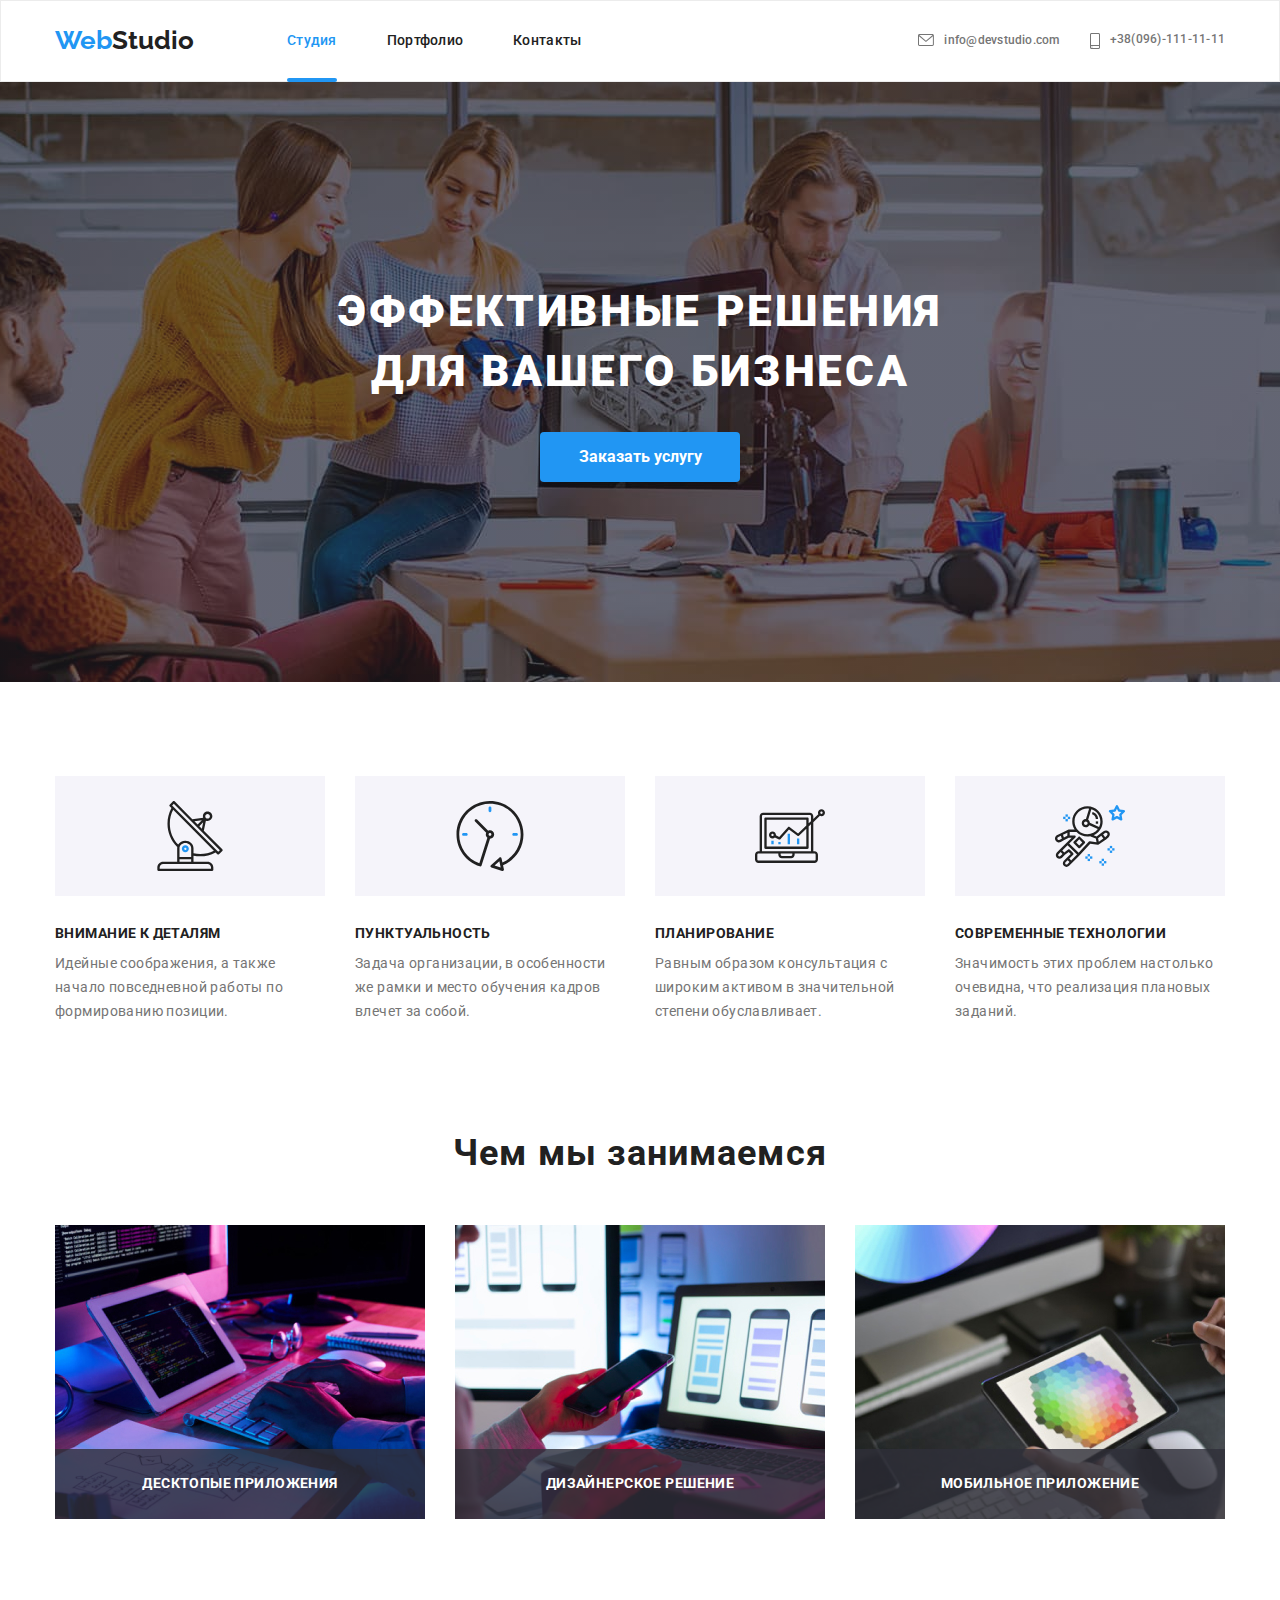
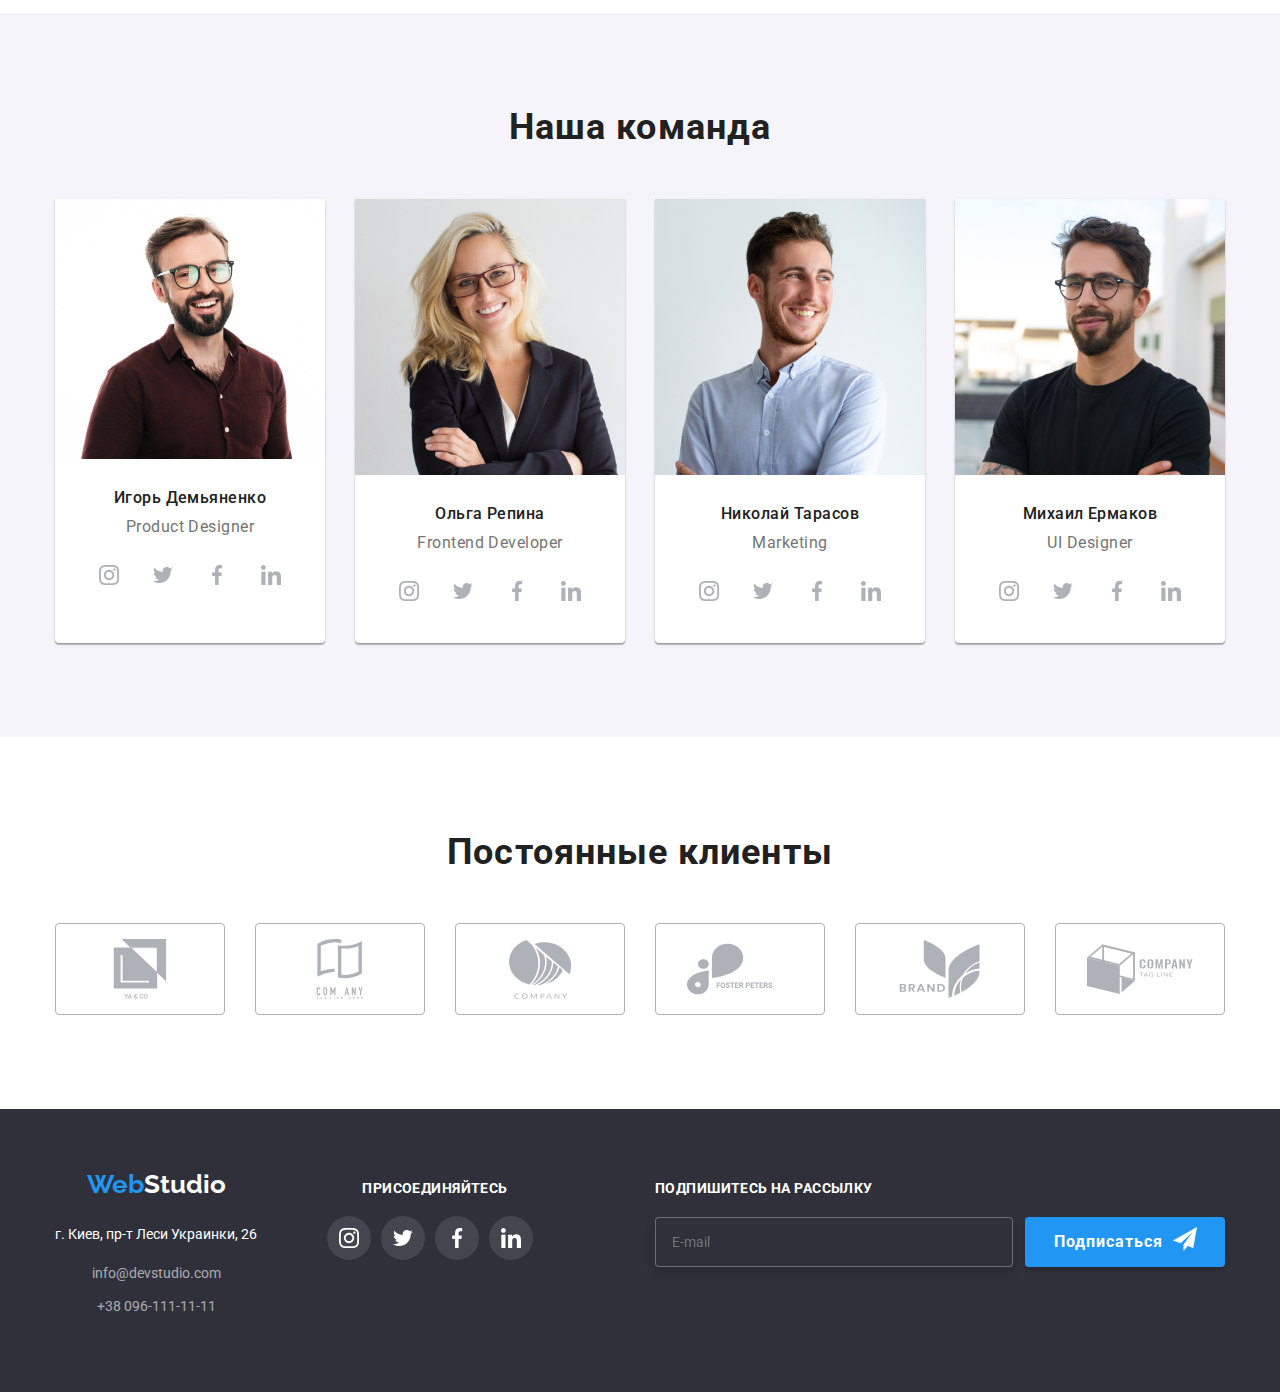
<file: index.html>
<!DOCTYPE html>
<html lang="ru">

<head>
    <meta charset="UTF-8">
    <meta http-equiv="X-UA-Compatible" content="IE=edge">
    <meta name="viewport" content="width=device-width, initial-scale=1.0">
    <title>Документ</title>
    <link href="https://fonts.googleapis.com/css2?family=Raleway:wght@700&family=Roboto:wght@400;500;700&display=swap"
        rel="stylesheet">
    <link rel="stylesheet" href="https://cdnjs.cloudflare.com/ajax/libs/modern-normalize/1.1.0/modern-normalize.min.css">
    <link rel="stylesheet" href="./css/main.min.css">
</head>

<body>
        <!-- header -->

    <header class="header">
        <div class="container main-nav">
            <nav class="mobile__nav">
                <a href="" class="logo" lang="en">Web<span class="logo__header">Studio</span>
                </a>
    
                <button type="button" class="menu__button" data-menu-button>
                    <svg class="menu__button-icon" width="40" height="40" aria-label="Переключатель мобильного меню">
                        <use class="icon-cross" href="./images/icon-close40.svg#icon-close40"></use>
                        <use class="icon-menu" href="./images/menu.svg#icon-menu"></use>
                    </svg>
                </button>

           
        <!-- Navigation -->
    <div class="mobile__menu" data-menu>
            <!-- <div class="mobile__menu-modal"> -->
            <ul class="nav-menu list">
                <li class="nav-menu__item">
                    <a href="" class="nav-menu__link-active">Студия</a>
                </li>
                
                <li class="nav-menu__item">
                    <a href="./portfolio.html" class="nav-menu__link">Портфолио</a>
                </li>  

                <li class="nav-menu__item">
                    <a href="" class="nav-menu__link">Контакты</a>
                </li>  
            </ul>
               

            <!-- </nav> -->
            <!-- Header contacts -->

     <ul class="contacts__header">
     

        <li class="contacts__header-list">
            <a class="contacts__header-link-mail" href="mailto:info@devstudio.com">
                <svg class="contacts__header-icon" width="16" height="12">
                    <use href="./images/icons.svg#icon-envelope"></use>
                </svg>
                    info@devstudio.com
            </a>
        </li>

        <li class="contacts__header-list">
            <a class="contacts__header-link-tel" href="tel:+380961111111">
                <svg class="contacts__header-icon" width="10" height="16">
                    <use href="./images/icons.svg#icon-smartphone"></use>
                </svg>
                +38(096)-111-11-11
            </a>
        </li>

       
    </ul>

        <ul class="mobile__social">
            <li class="mobile__social-icon"> 
                <a href="" class="mobile__social-link">Instagram</a>
            </li>

            <li class="mobile__social-icon"> 
                <a href="" class="mobile__social-link">Twitter</a>
            </li>

            <li class="mobile__social-icon"> 
                <a href="" class="mobile__social-link">Facebook</a>
            </li>
            
            <li class="mobile__social-icon"> 
                <a href="" class="mobile__social-link">LinkedIn</a>
            </li>

        </ul>
   </div>
  
   </nav>
</div>

</header>
<main>
         <!-- hero -->
        
    <section class="overlay">
    <div class="container">
        <h1 class="main-section__title"> Эффективные решения для вашего бизнеса</h1>
            <button type="button" class="main-section__order-button" data-modal-open>Заказать услугу</button>
    </div>

    </section>
       
        <!-- features -->   

    <section class="section-padding">
        <h2 hidden>Наши особенности</h2>
            <div class="container">
                <ul class="features">
                    <li class="features__list">
                        <div class="features__icons">
                        <svg width="70" height="70"> 
                            <use href="./images/icons.svg#icon-antenna">
                            </use>
                        </svg>
                        </div>
                            <h3 class="features__title">Внимание к деталям</h3>
                                <p class="features__text">Идейные соображения, а также начало повседневной работы по формированию позиции.</p>                                             
                    </li>

                    <li class="features__list">
                        <div class="features__icons">
                            <svg width="70" height="70">
                                <use href="./images/icons.svg#icon-clock"></use>
                            </svg>
                        </div>
                            <h3 class="features__title">Пунктуальность</h3>
                                <p class="features__text">Задача организации, в особенности же рамки и место обучения кадров влечет за собой.</p>
                       
                    </li>

                    <li class="features__list">
                        <div class="features__icons">
                            <svg width="70" height="70">
                                <use href="./images/symbol-defs.svg#icon-diagram"></use>
                            </svg>
                        </div>
                            <h3 class="features__title">Планирование</h3>
                                <p class="features__text">Равным образом консультация с широким активом в значительной степени обуславливает.</p>   
                    </li>

                    <li class="features__list">
                        <div class="features__icons">
                            <svg width="70" height="70">
                                <use href="./images/icons.svg#icon-astronaut"></use>
                            </svg>
                        </div>
                            <h3 class="features__title">Современные технологии</h3>
                                <p class="features__text">Значимость этих проблем настолько очевидна, что реализация плановых заданий.</p>     
                    </li>
                </ul>
        </div>        
 </section>
    <!-- Our work  -->

<section class="section-padding">
    
        <div class="container">
        <h2 class="section-padding__title">Чем мы занимаемся</h2>
            <ul class="example">
                <li class="example__list">
                    <div class="example__card">
                     <picture>
                            <source srcset="./images/desktop/boxdesktop@1x.jpg 1x , ./images/desktop/boxdesktop@2x.jpg 2x" 
                            media="(min-width:960px)">
                            <img src="./images/desktop/boxdesktop@1x.jpg" alt="разработка верстки" width="370">
                     </picture>

                        <span class="example__text">
                            Десктопые приложения
                        </span>

                    </div>
                </li>

                <li class="example__list">
                    <div class="example__card">
                        <picture>
                            <source srcset="./images/desktop/appdesktop1x.jpg 1x , ./images/desktop/appdesktop2x.jpg 2x"
                                media="(min-width:960px)">
                                <img src="./images/desktop/appdesktop1x.jpg" alt="мобильное приложение" width="370">
                        </picture>

                        <span class="example__text">
                            Дизайнерское решение
                        </span>
                    </div>
                </li>

                <li class="example__list">
                    <div class="example__card">
                        <picture>
                            <source srcset="./images/desktop/designdesktop@1x.jpg 1x , ./images/desktop/designdesktop@2x.jpg 2x" 
                                media="(min-width:960px)">
                            <img src="./images/desktop/designdesktop@1x.jpg" alt="выбор цветой палитры" width="370">
                        </picture>

                        <span class="example__text">
                            Мобильное приложение
                        </span>

                    </div>
                </li>
            
            </ul>
            
        </div>
</section>

        <!-- team -->

    <section class="team-section">
        <div class="container">
            <h2 class="team-section__title">Наша команда</h2>

    <ul class="team">
        <li class="team__list">
            <picture>
                <source srcset="./images/mobile/igormob@1x.jpg 1x, ./images/mobile/igormob@2x.jpg 2x"
                     media="(max-width:480px)">

                <source srcset="./images/tablet/igortab@1x.jpg 1x , ./images/tablet/igortab@2x.jpg 2x" 
                    media="(max-width:768px)">
                
                <source srcset="./images/desktop/igordesktop@1x.jpg 1x ,./images/desktop/igordesktop@2x.jpg 2x" 
                    media="(max-width:1200px)">

                <!-- <img src="./images/mobile/igormob@1x.jpg" alt="менеджер" class="img-size"> -->

                <img class="img-size" 
                srcset="./images/desktop/igordesktop@1x.jpg 1x, ./images/desktop/igordesktop@1x.jpg 2x"
                src="./images/mobile/igormob@1x.jpg" alt="менеджер" />

            </picture>

                <div class="team__staff">
                    <h3 class="team__name">Игорь Демьяненко</h3>
                        <p lang="en" class="team__position">Product Designer</p>
                            <ul class="socials">
                                <li class="socials__margin">
                                    <a href="" class="socials__link">
                                        <svg class="socials__icon" width="20" height="20">
                                            <use href="./images/icons.svg#icon-instagram"></use>
                                        </svg>
                                    </a>
                                </li>

        <li class="socials__margin">
            <a href="" class="socials__link">
                <svg class="socials__icon" width="20" height="20">
                    <use href="./images/icons.svg#icon-twitter"></use>
                </svg>
            </a>
        </li>

        <li class="socials__margin">
            <a href="" class="socials__link">
                <svg class="socials__icon" width="20" height="20">
                    <use href="./images/icons.svg#icon-facebook"></use>
                </svg>
            </a>
        </li>

        <li class="socials__margin">
            <a href="" class="socials__link">
                <svg class="socials__icon" width="20" height="20">
                    <use href="./images/icons.svg#icon-linkedin"></use>
                </svg>
            </a>
        </li>
                </ul>
        </div>
 </li>

        <li class="team__list">
            <picture>
                <source srcset="./images/mobile/olgamob@1x.jpg 1x, ./images/mobile/olgamob@2x.jpg 2x" 
                    media="(max-width:480px)">
            
                <source srcset="./images/tablet/olgatab@1x.jpg 1x , ./images/tablet/olgatab@2x.jpg 2x" 
                    media="(max-width:768px)">
            
                <source srcset="./images/desktop/repinadesktop@1x.jpg 1x , ./images/desktop/repinadesktop@1x.jpg 2x " 
                    media="(max-width:1200px)">
            
                <img src="./images/mobile/olgamob@1x.jpg" alt="менеджер" class="img-size">
            </picture>

            <div class="team__staff">
                <h3 class="team__name">Ольга Репина</h3>
                    <p lang="en" class="team__position">Frontend Developer</p>
                        <ul class="socials">
                            <li class="socials__margin">
                                <a href="" class="socials__link">
                                    <svg class="socials__icon" width="20" height="20">
                                        <use href="./images/icons.svg#icon-instagram"></use>
                                    </svg>
                                </a>
                            </li>
                    
                            <li class="socials__margin">
                                <a href="" class="socials__link">
                                    <svg class="socials__icon" width="20" height="20">
                                        <use href="./images/icons.svg#icon-twitter"></use>
                                    </svg>
                                </a>
                            </li>
                    
                            <li class="socials__margin">
                                <a href="" class="socials__link">
                                    <svg class="socials__icon" width="20" height="20">
                                        <use href="./images/icons.svg#icon-facebook"></use>
                                    </svg>
                                </a>
                            </li>

                            <li class="socials__margin">
                                <a href="" class="socials__link">
                                <svg class="socials__icon" width="20" height="20">
                                    <use href="./images/icons.svg#icon-linkedin"></use>
                                </svg>
                            </a>
                        </li>
                    </ul>
                 
            </div>
        </li>

         <li class="team__list">
            <picture>
                <source srcset="./images/mobile/nikolaymob@1x.jpg 1x, ./images/mobile/nikolaymob2x.jpg 2x" 
                    media="(max-width:480px)">
            
                <source srcset="./images/tablet/nikolaytab@1x.jpg 1x, ./images/tablet/nikolaytab@2x.jpg 2x" 
                    media="(max-width:768px)">
            
                <source srcset="./images/desktop/nikolaydesktop@1x.jpg 1x , ./images/desktop/nikolaydesktop@2x.jpg 2x" 
                    media="(max-width:1200px)"> 
            
                <img src="./images/mobile/nikolaymob@1x.jpg" alt="менеджер" class="img-size">
            </picture>
           
            <div class="team__staff">
                <h3 class="team__name">Николай Тарасов</h3>
                    <p lang="en" class="team__position">Marketing</p>
                        <ul class="socials">
                        <li class="socials__margin">
                            <a href="" class="socials__link">
                                <svg class="socials__icon" width="20" height="20">
                                    <use href="./images/icons.svg#icon-instagram"></use>
                                </svg>
                            </a>
                        </li>
                    
                        <li class="socials__margin">
                            <a href="" class="socials__link">
                                <svg class="socials__icon" width="20" height="20">
                                    <use href="./images/icons.svg#icon-twitter"></use>
                                </svg>
                            </a>
                        </li>
                    
                        <li class="socials__margin">
                            <a href="" class="socials__link">
                                <svg class="socials__icon" width="20" height="20">
                                    <use href="./images/icons.svg#icon-facebook"></use>
                                </svg>
                            </a>
                        </li>
                        <li class="socials__margin">
                            <a href="" class="socials__link">
                                <svg class="socials__icon" width="20" height="20">
                                    <use href="./images/icons.svg#icon-linkedin"></use>
                                </svg>
                            </a>
                        </li>
                    </ul>
            </div>
        </li>

        <li class="team__list">

            <picture>
                <source srcset="./images/mobile/mishamob@1x.jpg 1x, ./images/mobile/mishamob@2x.jpg 2x"
                    media="(max-width:480px)">
            
                <source srcset="./images/tablet/mishatab@1x.jpg 1x, ./images/tablet/mishatab@2x.jpg 2x"
                    media="(max-width:768px)">
            
                <source srcset="./images/desktop/mishadesktop@1x.jpg 1x, ./images/desktop/mishadesktop@2x.jpg 2x"
                    media="(max-width:1200px)">
            
                <img src="./images/mobile/mishamob@1x.jpg" alt="менеджер" class="img-size">
            </picture>
           
            <div class="team__staff">
                <h3 class="team__name">Михаил Ермаков</h3>
                    <p lang="en" class="team__position">UI Designer</p>
                    <ul class="socials">
                        <li class="socials__margin">
                            <a href="" class="socials__link">
                                <svg class="socials__icon" width="20" height="20">
                                    <use href="./images/icons.svg#icon-instagram"></use>
                                </svg>
                            </a>
                        </li>
                    
                        <li class="socials__margin">
                            <a href="" class="socials__link">
                                <svg class="socials__icon" width="20" height="20">
                                    <use href="./images/icons.svg#icon-twitter"></use>
                                </svg>
                            </a>
                        </li>
                    
                        <li class="socials__margin">
                            <a href="" class="socials__link">
                                <svg class="socials__icon" width="20" height="20">
                                    <use href="./images/icons.svg#icon-facebook"></use>
                                </svg>
                            </a>
                        </li>
                        <li class="socials__margin">
                            <a href="" class="socials__link">
                                <svg class="socials__icon" width="20" height="20">
                                    <use href="./images/icons.svg#icon-linkedin"></use>
                                </svg>
                            </a>
                        </li>
                    </ul>
            </div>
        </li>
             </ul>  
    </div>
</section>

    <section class="section-padding">
       
            <div class="container">
                <h2 class="client__title">Постоянные клиенты</h2>
                <ul class="client">
                    <li class="client__list">
                        <a href="" class="client__link">

                            <svg class="client__icon" width="106" height="60">
                                <use href="./images/icons.svg#icon-yaco">

                                </use>
                            </svg>
                        </a>

                    </li>
                        <li class="client__list">
                            <a href="" class="client__link">
                        
                                <svg class="client__icon" width="106" height="60">
                                    <use href="./images/icons.svg#icon-company">
                        
                                    </use>
                                </svg>
                            </a>
                        
                        </li>
                        <li class="client__list">
                            <a href="" class="client__link">
                        
                                <svg class="client__icon" width="106" height="60">
                                    <use href="./images/icons.svg#icon-compamy1">
                        
                                    </use>
                                </svg>
                            </a>
                        
                        </li>
                        <li class="client__list">
                            <a href="" class="client__link">
                        
                                <svg class="client__icon" width="106" height="60">
                                    <use href="./images/icons.svg#icon-foster">
                        
                                    </use>
                                </svg>
                            </a>
                        
                        </li>
                        <li class="client__list">
                            <a href="" class="client__link">
                        
                                <svg class="client__icon" width="106" height="60">
                                    <use href="./images/icons.svg#icon-brand">
                        
                                    </use>
                                </svg>
                            </a>
                        
                        </li>
                        <li class="client__list">
                            <a href="" class="client__link">
                        
                                <svg class="client__icon" width="106" height="60">
                                    <use href="./images/icons1.svg#icon-Object">
                        
                                    </use>
                                </svg>
                            </a>
                        
                        </li>
                </ul>
        </div>
        </section>
</main>
         <!-- footer -->

<footer class="footer-contacts">
    <div class="container footer__contacts">
        <div class="tablet">
        <div class="mobile">
            <a href="" class="logo-f" lang="en">
                Web<span class="logo-f__footer">Studio</span>
            </a>
                <address class="location">
                    <p class="location__item">г. Киев, пр-т Леси Украинки, 26</p>     
    
                        <ul class="adress">
                            <li class="adress__link-footer">
                                <a class="adress__list-footer" href="mailto:info@devstudio.com">
                                                                        info@devstudio.com
                                </a>
                            </li>

                            <li class="adress__link-footer">
                                <a class="adress__list-footer" href="tel:+380961111111">+38 096-111-11-11</a>
                             </li>               
                        </ul>
                </address>
        </div>

        <div class="footer-social">  
                <p class="footer__social-title">Присоединяйтесь</p>
                    <ul class="socials">
                        <li class="socials__margin-footer">
                            <a href="" class="socials__link-footer">
                                <svg class="socials__icon" width="20" height="20">
                                <use href="./images/icons.svg#icon-instagram"></use>
                                </svg>
                            </a>
                      </li>
                        <li class="socials__margin-footer">
                            <a href="" class="socials__link-footer">
                                <svg class="socials__icon" width="20" height="20">
                                    <use href="./images/icons.svg#icon-twitter"></use>
                                </svg>
                            </a>
                        </li>
                        
                        <li class="socials__margin-footer">
                            <a href="" class="socials__link-footer">
                                <svg class="socials__icon" width="20" height="20">
                                    <use href="./images/icons.svg#icon-facebook"></use>
                                </svg>
                            </a>
                        </li>
                        <li class="socials__margin-footer">
                            <a href="" class="socials__link-footer">
                                <svg class="socials__icon" width="20" height="20">
                                    <use href="./images/icons.svg#icon-linkedin"></use>
                                </svg>
                            </a>
                        </li>
                </ul>
            
            </div>
            </div>



           <form class="sub">
               <p class="sub__title">Подпишитесь на рассылку</p>
                    <div class="wrapp">
                        <input type="email" name="email" id="mail" placeholder="E-mail" class="wrapp__input">
                            <button type="submit" class="wrapp__button">Подписаться
                                <svg class="wrapp__icon" width="24" height="24">
                                    <use href="./images/icon6.svg#icon-icon-send"></use>
                                </svg>
                            </button>
                            
                    </div>
           </form>
        </div>
        
        
    </footer>
    <!-- Модальное окно -->

    <div class="backdrop is-hidden" data-modal>
       
        <div class="modal">
            <form class="form">
                <p class="form__header">Оставьте свои данные, мы вам перезвоним</p>
                        <div class="inputs">
                            <label for="name" class="inputs__label">Имя</label>
                                <input type="text" name="name" id="name" class="inputs__form">
                                    <svg class="inputs__icon" width="18" height="18">
                                        <use href="./images/icon6.svg#icon-person-black"></use>
                                    </svg>
                        </div>

                        <div class="inputs">
                            <label for="tel" class="inputs__label">Телефон</label>
                                <input type="tel" name="tel" id="tel" class="inputs__form">
                                    <svg class="inputs__icon" width="18" height="18">
                                        <use href="./images/icon6.svg#icon-phone-black"></use>
                                    </svg>
                        </div>

                        <div class="inputs">
                            <label for="email" class="inputs__label">Почта</label>
                                <input type="email" name="email" id="email" class="inputs__form">
                                    <svg class="inputs__icon" width="18" height="18">
                                        <use href="./images/icon6.svg#icon-email-black"></use>
                                    </svg>
                        </div>

                        <div class="inputs-bottom">
                            <label for="comment" class="inputs__label">Комментарий</label>
                                <textarea name="comment" id="comment" class="inputs-bottom__comment" placeholder="Введите текст" ></textarea>

                        </div>  

                        <div class="agreement"> 
                                <input type="checkbox" name="deal" id="deal" class="agreement__checkbox">
                                    <span class="agreement__icon"></span>
                                            
                                <label class="agreement__text" for="deal">Соглашаюсь с рассылкой и принимаю <a href="" class="deal">Условия договора</a></label>
                                
                        </div>

        <button type="submit" class="agreement__button">Отправить</button>
            </form>
            
        <button type="button" class="modal-exit" data-modal-close>
            <svg width="30" height="30">
                <use href="./images/icon2.svg#icon-close"></use>
            </svg>
        </button>
        </div>
    </div>
  
    <script src="./js/modal.js"></script>
    <script src="./js/menu.js"></script>
    </body>
</html>
</file>
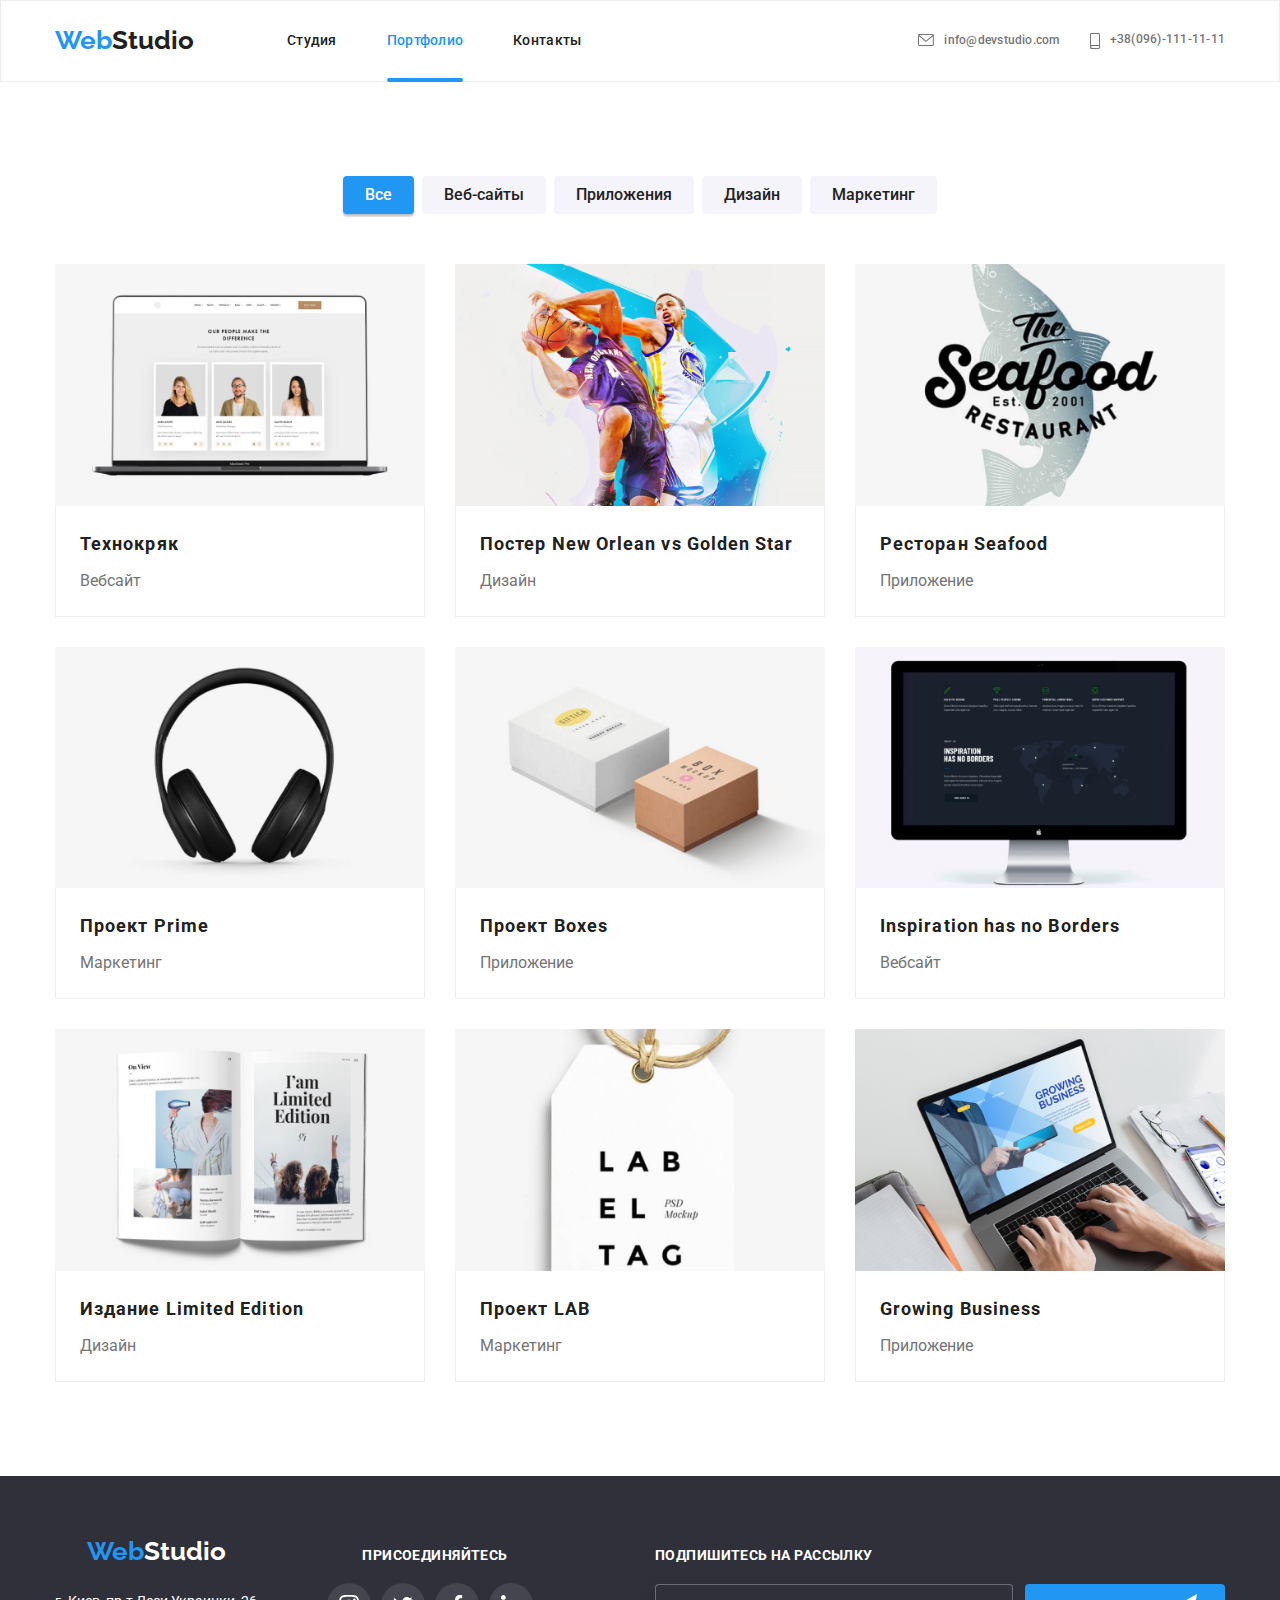
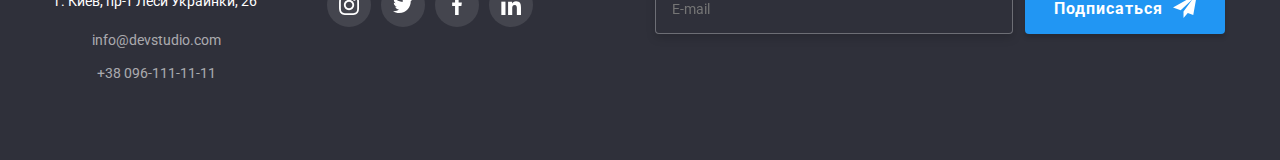
<file: portfolio.html>
<!DOCTYPE html>
<html lang="ru">

<head>
    <meta charset="UTF-8">
    <meta http-equiv="X-UA-Compatible" content="IE=edge">
    <meta name="viewport" content="width=device-width, initial-scale=1.0">
    <title>Портфолио</title>
    <link href="https://fonts.googleapis.com/css2?family=Raleway:wght@700&family=Roboto:wght@400;500;700&display=swap"
        rel="stylesheet">
    <link rel="stylesheet" href="https://cdnjs.cloudflare.com/ajax/libs/modern-normalize/1.1.0/modern-normalize.min.css">
    <link rel="stylesheet" href="./css/main.min.css">
</head>

<body>
            <header class="header">
                <div class="container main-nav">
                    <nav class="mobile__nav">
                        <a href="" class="logo" lang="en">Web<span class="logo__header">Studio</span>
                        </a>
                    
                        <button type="button" class="menu__button" data-menu-button>
                            <svg class="menu__button-icon" width="40" height="40" aria-label="Переключатель мобильного меню">
                                <use class="icon-cross" href="./images/icon-close40.svg#icon-close40"></use>
                                <use class="icon-menu" href="./images/menu.svg#icon-menu"></use>
                            </svg>
                        </button>
            
            
<!-- Navigation -->
    <div class="mobile__menu" data-menu>
<!-- <div class="mobile__menu-modal"> -->
        <ul class="nav-menu list">
            <li class="nav-menu__item">
                <a href="./index.html" class="nav-menu__link">Студия</a>
            </li>
            
            <li class="nav-menu__item">
                <a href="./portfolio.html" class="nav-menu__link-active">Портфолио</a>
            </li>
            
            <li class="nav-menu__item">
                <a href="" class="nav-menu__link">Контакты</a>
            </li>
        </ul>
            
            
  
<!-- Header contacts -->
            
        <ul class="contacts__header">

            <li class="contacts__header-list">
                <a class="contacts__header-link-mail" href="mailto:info@devstudio.com">
                    <svg class="contacts__header-icon" width="16" height="12">
                        <use href="./images/icons.svg#icon-envelope"></use>
                    </svg>
                    info@devstudio.com
                </a>
            </li>

            <li class="contacts__header-list">
                <a class="contacts__header-link-tel" href="tel:+380961111111">
                    <svg class="contacts__header-icon" width="10" height="16">
                    <use href="./images/icons.svg#icon-smartphone"></use>
                    </svg>
                    +38(096)-111-11-11
                </a>
            </li>
            
          
            
            
         </ul>
            
        <ul class="mobile__social">
            <li class="mobile__social-icon">
                <a href="" class="mobile__social-link">Instagram</a>
            </li>
            
            <li class="mobile__social-icon">
                <a href="" class="mobile__social-link">Twitter</a>
            </li>
            
            <li class="mobile__social-icon">
                <a href="" class="mobile__social-link">Facebook</a>
            </li>
            
            <li class="mobile__social-icon">
                 <a href="" class="mobile__social-link">LinkedIn</a>
            </li>
            
        </ul>
    </div>
            
</nav>
</div>
</header>
    <main>
        <!-- Фильтры сайта (кнопки) -->

        <section class="filters">

            <div class="container">
                <h1 hidden>Портфолио</h1>
                    <ul class="filters__list list">
                <li class="filters__list-item">
                    <button type="button" class="filters__list-main-button">
                        Все
                    </button>
                </li>
                <li class="filters__list-item">
                    <button type="button" class="filters__list-button">
                        Веб-сайты
                    </button>
                </li>
                <li class="filters__list-item">
                    <button type="button" class="filters__list-button">
                        Приложения
                    </button>
                </li>
                <li class="filters__list-item">
                    <button type="button" class="filters__list-button">
                        Дизайн
                    </button>
                </li>
                <li class="filters__list-item">
                    <button type="button" class="filters__list-button">
                        Маркетинг
                    </button>
                </li>
            </ul>
                <ul class="projects-card">
                    <li class="projects__card-list">
                        <a href="" class="projects__card-link">
                         <div class="img-wrapper">

                            <picture>
                                <source srcset="./images/mobile/texnomob@1x.jpg 1x, ./images/mobile/texnomob@2x.jpg 2x" media="(max-width:480px)">
                            
                                <source srcset="./images/tablet/texnotablet@1x.jpg 1x, ./images/tablet/texnotablet@2x.jpg 2x" media="(max-width:768px)">
                            
                                <source srcset="./images/desktop/texnodesk@1x.jpg 1x , ./images/desktop/texnodesk@1x.jpg 2x"
                                    media="(max-width:1200px)">
                            
                                <img src="./images/mobile/texnomob@1x.jpg" alt="веб сайт" class="img-size">
                            </picture>

                            <p class="img__wrapper-hidden-text">
                                Ресурс предлагает комплексные предложения с разным уровнем функционала и сервисов. Все это позволит посетителю получить
                                исчерпывающие сведения о компании или частном лице.
                            </p>
                        </div>
                        <div class="group">
                            <h2 class="group__title">Технокряк</h2>
                            <p class="group__sections">Вебсайт</p>
                        </div>
                    </a>
                </li>
                <li class="projects__card-list">
                    <a href="" class="projects__card-link">
                        <div class="img-wrapper">

                            <picture>
                                <source srcset="./images/mobile/postermob@1x.jpg 1x, ./images/mobile/postermob@2x.jpg 2x" 
                                    media="(max-width:480px)">
                            
                                <source srcset="./images/tablet/newortab@1x.jpg 1x, ./images/tablet/newortab@2x.jpg 2x"
                                    media="(max-width:768px)">
                            
                                <source srcset="./images/desktop/posterdesk@1x.jpg 1x , ./images/desktop/posterdesk@1x.jpg 2x"
                                    media="(max-width:1200px)">
                            
                                <img src="./images/mobile/postermob@1x.jpg" alt="дизайн" class="img-size">
                            </picture>

                                <p class="img__wrapper-hidden-text">
                                    Ресурс предлагает комплексные предложения с разным уровнем функционала и сервисов. Все это позволит посетителю получить
                                    исчерпывающие сведения о компании или частном лице.
                                </p>
                        </div>
                        <div class="group">
                                <h2 class="group__title">Постер <span lang="en">New Orlean vs Golden Star</span></h2>
                                <p class="group__sections">Дизайн</p>
                        </div>
                        
                    </a>
                </li>
                <li class="projects__card-list">
                    <a href="" class="projects__card-link">
                        <div class="img-wrapper">

                            <picture>
                                <source srcset="./images/mobile/seafoodmob@1x.jpg 1x, ./images/mobile/seafoodmob@2x.jpg 2x" 
                                    media="(max-width:480px)">
                            
                                <source srcset="./images/tablet/seafoodtab@1x.jpg 1x, ./images/tablet/seafoodtab@2x.jpg 2x" 
                                    media="(max-width:768px)">
                            
                                <source srcset="./images/desktop/seafooddesk@1x.jpg 1x , ./images/desktop/seafooddesk@1x.jpg 2x"
                                    media="(max-width:1200px)">
                            
                                <img src="./images/mobile/seafoodmob@1x.jpg" alt="приложение" class="img-size">
                            </picture>

                            <p class="img__wrapper-hidden-text">
                                Ресурс предлагает комплексные предложения с разным уровнем функционала и сервисов. Все это позволит посетителю получить
                                исчерпывающие сведения о компании или частном лице.
                            </p>

                        </div>
                        <div class="group">
                            <h2 class="group__title">Ресторан Seafood</h2>
                            <p class="group__sections">Приложение</p>
                        </div>
                       
                    </a>
                </li>
                <li class="projects__card-list">
                    <a href="" class="projects__card-link">
                        <div class="img-wrapper">

                            <picture>
                                <source srcset="./images/mobile/primemob@1x.jpg 1x, ./images/mobile/primemob@2x.jpg 2x"
                                    media="(max-width:480px)">
                            
                                <source srcset="./images/tablet/primetab@1x.jpg 1x, ./images/tablet/primetab@2x.jpg 2x"
                                    media="(max-width:768px)">
                            
                                <source srcset="./images/desktop/primedesk@1x.jpg 1x , ./images/desktop/primedesk@2x.jpg 2x"
                                    media="(max-width:1200px)">
                            
                                <img src="./images/mobile/primemob@1x.jpg" alt="маркетинг" class="img-size">
                            </picture>

                            <p class="img__wrapper-hidden-text">
                                Ресурс предлагает комплексные предложения с разным уровнем функционала и сервисов. Все это позволит посетителю получить
                                исчерпывающие сведения о компании или частном лице.
                            </p>
                        </div>

                        <div class="group">
                            <h2 class="group__title">Проект <span lang="en">Prime</span></h2>
                            <p class="group__sections">Маркетинг</p>
                        </div>
                      
                    </a>
                </li>
                <li class="projects__card-list">
                    <a href="" class="projects__card-link">
                        <div class="img-wrapper">

                            <picture>
                                <source srcset="./images/mobile/boxesmob@1x.jpg 1x, ./images/mobile/boxesmob@1x.jpg 2x" 
                                    media="(max-width:480px)">
                            
                                <source srcset="./images/tablet/boxestab@1x.jpg 1x, ./images/tablet/boxestab@2x.jpg 2x" 
                                    media="(max-width:768px)">
                            
                                <source srcset="./images/desktop/boxdesk1x.jpg 1x , ./images/desktop/boxdesk1x.jpg 2x"
                                    media="(max-width:1200px)">
                            
                                <img src="./images/mobile/boxesmob@1x.jpg" alt="приложение" class="img-size">
                            </picture>


                            <p class="img__wrapper-hidden-text">
                                Ресурс предлагает комплексные предложения с разным уровнем функционала и сервисов. Все это позволит посетителю получить
                                исчерпывающие сведения о компании или частном лице.
                            </p>
                        </div>

                        <div class="group">
                            <h2 class="group__title">Проект <span lang="en">Boxes</span></h2>
                            <p class="group__sections">Приложение</p>
                        </div>
                        
                    </a>
                </li>
                <li class="projects__card-list">
                    <a href="" class="projects__card-link">
                        <div class="img-wrapper">

                            <picture>
                                <source srcset="./images/mobile/inspirmob@1x.jpg 1x, ./images/mobile/inspirmob@2x.jpg 2x"
                                    media="(max-width:480px)">
                            
                                <source srcset="./images/tablet/insptab@1x.jpg 1x, ./images/tablet/insptab@2x.jpg 2x" 
                                    media="(max-width:768px)">
                            
                                <source srcset="./images/desktop/inspdesk@1x.jpg 1x , ./images/desktop/inspdesk@2x.jpg 2x" 
                                    media="(max-width:1200px)">
                            
                                <img src="./images/mobile/inspirmob@1x.jpg" alt="веб сайт" class="img-size">
                            </picture>

                            <p class="img__wrapper-hidden-text">
                                Ресурс предлагает комплексные предложения с разным уровнем функционала и сервисов. Все это позволит посетителю получить
                                исчерпывающие сведения о компании или частном лице.
                            </p>
                      </div>

                        <div class="group">
                            <h2 class="group__title" lang="en">Inspiration has no Borders</h2>
                            <p class="group__sections">Вебсайт</p>
                        </div>
                      
                    </a>
                </li>
                <li class="projects__card-list">
                    <a href="" class="projects__card-link">
                        <div class="img-wrapper">

                            <picture>
                                <source srcset="./images/mobile/limamob@1x.jpg 1x, ./images/mobile/limamob@2x.jpg 2x" 
                                    media="(max-width:480px)">
                            
                                <source srcset="./images/tablet/limitedtab@1x.jpg 1x, ./images/tablet/limitedtab@2x.jpg 2x" 
                                    media="(max-width:768px)">
                            
                                <source srcset="./images/desktop/limiteddesk@1x.jpg 1x , ./images/desktop/limiteddesk@1x.jpg 2x"
                                    media="(max-width:1200px)">
                            
                                <img src="./images/mobile/limamob@1x.jpg" alt="дизайн" class="img-size">
                            </picture>


                            <p class="img__wrapper-hidden-text">
                                Ресурс предлагает комплексные предложения с разным уровнем функционала и сервисов. Все это позволит посетителю получить
                                исчерпывающие сведения о компании или частном лице.
                            </p>
                        </div>

                            <div class="group">
                            <h2 class="group__title">Издание <span lang="en">Limited Edition</span></h2>
                            <p class="group__sections">Дизайн</p>
                        </div>
                      
                    </a>
                </li>
                <li class="projects__card-list">
                    <a href="" class="projects__card-link">
                        <div class="img-wrapper">

                            <picture>
                                <source srcset="./images/mobile/labmob@1x.jpg 1x, ./images/mobile/labmob@2x.jpg 2x" 
                                    media="(max-width:480px)">
                            
                                <source srcset="./images/tablet/limitedtab@1x.jpg 1x, ./images/mobile/labmob@2x.jpg 2x"
                                    media="(max-width:768px)">
                            
                                <source srcset="./images/desktop/labdesk@1x.jpg 1x , ./images/desktop/labdesk@2x.jpg 2x"
                                    media="(max-width:1200px)">
                            
                                <img src="./images/mobile/labmob@1x.jpg" alt="маркетинг" class="img-size">
                            </picture>

                            <p class="img__wrapper-hidden-text">
                                    Ресурс предлагает комплексные предложения с разным уровнем функционала и сервисов. Все это позволит посетителю получить
                                    исчерпывающие сведения о компании или частном лице.
                            </p>
                        </div>

                        <div class="group">
                            <h2 class="group__title">Проект <span lang="en">LAB</span></h2>
                            <p class="group__sections">Маркетинг</p>
                        </div>
                      
                    </a>
                </li>
                <li class="projects__card-list">
                    <a href="" class="projects__card-link">
                        <div class="img-wrapper">

                            <picture>
                                <source srcset="./images/mobile/growmob@1x.jpg 1x, ./images/mobile/growmob@2x.jpg 2x" 
                                    media="(max-width:480px)">
                            
                                <source srcset="./images/tablet/growtab@1x.jpg 1x, ./images/tablet/growtab@2x.jpg 2x" 
                                    media="(max-width:768px)">
                            
                                <source srcset="./images/desktop/growdesk@1x.jpg 1x , ./images/desktop/growdesk@2x.jpg 2x" 
                                    media="(max-width:1200px)">
                            
                                <img src="./images/mobile/growmob@1x.jpg" alt="приложение" class="img-size">
                            </picture>

                            <p class="img__wrapper-hidden-text">
                                Ресурс предлагает комплексные предложения с разным уровнем функционала и сервисов. Все это позволит посетителю получить
                                исчерпывающие сведения о компании или частном лице.
                            </p>

                        </div>
                        
                        <div class="group">
                            <h2 class="group__title" lang="en">Growing Business</h2>
                            <p class="group__sections">Приложение</p>
                        </div>
                      
                    </a>
                </li>
            </ul>
            </div>
        </section>
    </main>
            <!-- footer -->
            
    <footer class="footer-contacts">
        <div class="container footer__contacts">
            <div class="tablet">
            <div class="mobile">
                <a href="" class="logo-f" lang="en">
                    Web<span class="logo-f__footer">Studio</span>
                </a>
                <address class="location">
                    <p class="location__item">г. Киев, пр-т Леси Украинки, 26</p>
    
                    <ul class="adress">
                        <li class="adress__link-footer">
                            <a class="adress__list-footer" href="mailto:info@devstudio.com">
                                info@devstudio.com
                            </a>
                        </li>
    
                        <li class="adress__link-footer">
                            <a class="adress__list-footer" href="tel:+380961111111">+38 096-111-11-11</a>
                        </li>
                    </ul>
                </address>
            </div>
            
<div class="footer-social">
    <p class="footer__social-title">Присоединяйтесь</p>
    <ul class="socials">
        <li class="socials__margin-footer">
            <a href="" class="socials__link-footer">
                <svg class="socials__icon" width="20" height="20">
                    <use href="./images/icons.svg#icon-instagram"></use>
                </svg>
            </a>
        </li>
        <li class="socials__margin-footer">
            <a href="" class="socials__link-footer">
                <svg class="socials__icon" width="20" height="20">
                    <use href="./images/icons.svg#icon-twitter"></use>
                </svg>
            </a>
        </li>

        <li class="socials__margin-footer">
            <a href="" class="socials__link-footer">
                <svg class="socials__icon" width="20" height="20">
                    <use href="./images/icons.svg#icon-facebook"></use>
                </svg>
            </a>
        </li>
        <li class="socials__margin-footer">
            <a href="" class="socials__link-footer">
                <svg class="socials__icon" width="20" height="20">
                    <use href="./images/icons.svg#icon-linkedin"></use>
                </svg>
            </a>
        </li>
    </ul>
</div>
</div>

<form class="sub">
    <p class="sub__title">Подпишитесь на рассылку</p>
    <div class="wrapp">
        <input type="email" name="email" id="mail" placeholder="E-mail" class="wrapp__input">
        <button type="submit" class="wrapp__button">Подписаться
            <svg class="wrapp__icon" width="24" height="24">
                <use href="./images/icon6.svg#icon-icon-send"></use>
            </svg>
        </button>

    </div>
</form>
</div>
</footer>
    <!-- <script src="./js/modal.js"></script> -->
    <script src="./js/menu.js"></script>
</body>

</html>
</file>
<file: css/main.min.css>
:root{--primary-text-color: #212121;--title-text-color: #757575;--accent-color: #2196f3;--primary-white-color: #ffffff;--filters-color: #f5f4fa;--main-bcg-color: #2f303a;--primary-bcg-color: #e5e5e5;--icon-color: #afb1b8;--time-function: cubic-bezier(0.4, 0, 0.2, 1);--duration: 250ms}body{background-color:var(--primary-white-color);color:var(--primary-text-color);font-family:Roboto, sans-serif;font-size:14px}body.menu-open{overflow:hidden}img{display:block;max-width:100%;height:auto}.img-size{width:100%}.section-padding{padding-top:60px;padding-bottom:60px;background-color:var(--primary-white-color)}.section-padding:nth-child(3){padding-top:0;display:none}@media screen and (min-width: 1200px){.section-padding{padding-top:94px;padding-bottom:94px}.section-padding:nth-child(3){display:block}}.nav-menu__item,.nav-menu__link,.nav-menu__link-active,.client,.filters__list-item{list-style:none;margin-top:0;margin-bottom:0;padding-left:0}.container{width:100%;margin-left:auto;margin-right:auto;padding-right:15px;padding-left:15px}@media screen and (min-width: 480px){.container{width:480px}}@media screen and (min-width: 768px){.container{width:768px}}@media screen and (min-width: 1200px){.container{width:1200px}}.logo{display:block;padding-top:24px;padding-bottom:24px;color:var(--accent-color);font-family:Raleway;font-weight:700;font-size:26px;line-height:1.19;text-decoration:none}.logo__header{color:var(--primary-text-color)}.header{margin-top:0;margin-bottom:0;border:1px solid #ececec;position:relative;background:var(--primary-white-color)}.menu__button{z-index:999;position:absolute;width:40px;height:40px;top:22px;right:23px;margin:0;padding:0;border:none;cursor:pointer;color:currentColor;background-color:var(--primary-white-color)}.menu__button:hover,.menu__button:focus{color:var(--accent-color)}.menu__button .icon-cross{display:none;z-index:100}.menu__button.is-open .icon-cross{display:block}.menu__button.is-open .icon-menu{display:none}.menu__button:hover .menu__button-icon,.menu__button:focus .menu__button-icon{fill:var(--accent-color)}@media screen and (min-width: 768px){.menu__button{display:none}}.mobile__menu{width:100%}@media screen and (max-width: 767.9px){.mobile__menu{width:100%;height:100%;display:-webkit-box;display:-ms-flexbox;display:flex;position:fixed;-webkit-transform:translateX(100%);transform:translateX(100%);-webkit-box-orient:vertical;-webkit-box-direction:normal;-ms-flex-direction:column;flex-direction:column;top:0;right:0;padding:48px 40px;overflow:hidden;background-color:var(--primary-white-color);-webkit-transition:var(--duration) var(--time-function);transition:var(--duration) var(--time-function)}}@media screen and (max-width: 767.9px) and (max-width: 767.9px){.mobile__menu.is-open{max-width:767.9px;-webkit-transform:translateX(0);transform:translateX(0)}}@media screen and (min-width: 768px){.mobile__menu{display:-webkit-box;display:-ms-flexbox;display:flex;margin-left:84px;-webkit-box-align:center;-ms-flex-align:center;align-items:center}}@media screen and (min-width: 1200px){.mobile__menu{display:-webkit-box;display:-ms-flexbox;display:flex;margin-left:93px;-webkit-box-align:center;-ms-flex-align:center;align-items:center}}.nav-menu{display:-webkit-box;display:-ms-flexbox;display:flex;-webkit-box-orient:vertical;-webkit-box-direction:normal;-ms-flex-direction:column;flex-direction:column;margin:0;margin-bottom:auto;padding-left:0}@media screen and (min-width: 768px){.nav-menu{margin-bottom:0;-webkit-box-orient:horizontal;-webkit-box-direction:normal;-ms-flex-direction:row;flex-direction:row}}.nav-menu__item{position:relative;margin-bottom:32px}.nav-menu__item:last-child{margin-bottom:0}@media screen and (min-width: 768px){.nav-menu__item{margin-bottom:0}.nav-menu__item+.nav-menu__item{margin-left:50px}.nav-menu__item:last-child{margin-right:0}}.nav-menu__link{display:block;font-family:Roboto;font-weight:500;font-size:40px;line-height:1.17;letter-spacing:0.02em;color:var(--primary-text-color);text-decoration:none;-webkit-transition:color var(--duration) var(--time-function);transition:color var(--duration) var(--time-function)}.nav-menu__link:hover,.nav-menu__link:focus{color:var(--accent-color)}@media screen and (min-width: 767.9px){.nav-menu__link{font-weight:500;font-size:14px;line-height:1.14;padding-top:32px;padding-bottom:32px}}.nav-menu__link-active{display:block;font-family:Roboto;font-weight:500;font-size:40px;line-height:1.17;letter-spacing:0.02em;color:var(--accent-color);-webkit-transition:color var(--duration) var(--time-function);transition:color var(--duration) var(--time-function);text-decoration:none}.nav-menu__link-active::after{content:"";position:absolute;display:-webkit-box;display:-ms-flexbox;display:flex;width:100%;height:4px;border-radius:2px;background-color:var(--accent-color);bottom:-1px;display:none}@media screen and (min-width: 768px){.nav-menu__link-active::after{display:block}}.nav-menu__link-active:hover,.nav-menu__link-active:focus{color:var(--accent-color)}@media screen and (min-width: 767.9px){.nav-menu__link-active{font-weight:500;font-size:14px;line-height:1.14;padding-top:32px;padding-bottom:32px}}@media screen and (max-width: 767.9px){.main-nav{width:100%;position:relative;z-index:5;margin-right:0}}.mobile__nav{display:-webkit-box;display:-ms-flexbox;display:flex;width:100%}.contacts__header{display:-webkit-box;display:-ms-flexbox;display:flex;-webkit-box-orient:vertical;-webkit-box-direction:reverse;-ms-flex-direction:column-reverse;flex-direction:column-reverse;padding-left:0;margin-bottom:64px;margin-top:0;list-style:none}@media screen and (min-width: 768px){.contacts__header{display:-webkit-box;display:-ms-flexbox;display:flex;-webkit-box-orient:vertical;-webkit-box-direction:normal;-ms-flex-direction:column;flex-direction:column;padding:0;margin-bottom:0;margin-left:84px}}@media screen and (min-width: 1200px){.contacts__header{-webkit-box-orient:inherit;-webkit-box-direction:inherit;-ms-flex-direction:inherit;flex-direction:inherit;-webkit-box-align:center;-ms-flex-align:center;align-items:center;margin-left:auto}}.contacts__header-icon{display:none}@media screen and (min-width: 768px){.contacts__header-icon{display:block;margin-right:10px;cursor:pointer;fill:var(--title-text-color)}.contacts__header-icon:hover{fill:var(--accent-color)}}.contacts__header-link-tel{display:-webkit-box;display:-ms-flexbox;display:flex;padding-bottom:21px;font-weight:500;font-size:34px;line-height:1.17;letter-spacing:0.02em;color:var(--accent-color);text-decoration:none;-webkit-transition:color var(--duration) var(--time-function);transition:color var(--duration) var(--time-function)}@media screen and (min-width: 768px){.contacts__header-link-tel{font-weight:500;font-size:12px;line-height:1.16;letter-spacing:0.02em;color:var(--title-text-color)}.contacts__header-link-tel:hover{color:var(--accent-color)}}@media screen and (min-width: 1200px){.contacts__header-link-tel{padding-top:32px;padding-bottom:32px}}.contacts__header-link-mail{display:-webkit-box;display:-ms-flexbox;display:flex;font-weight:500;font-size:24px;line-height:1.16;letter-spacing:0.02em;color:var(--title-text-color);text-decoration:none;-webkit-transition:color var(--duration) var(--time-function);transition:color var(--duration) var(--time-function)}@media screen and (min-width: 768px){.contacts__header-link-mail{font-weight:500;font-size:12px;padding-top:21px;line-height:1.16;letter-spacing:0.02em;color:var(--title-text-color)}.contacts__header-link-mail:hover{color:var(--accent-color)}}@media screen and (min-width: 1200px){.contacts__header-link-mail{padding-top:32px;padding-bottom:32px}}@media screen and (max-width: 1199.9px){.contacts__header-list{margin-bottom:10px}.contacts__header-list:last-child{margin-bottom:0}}@media screen and (min-width: 1200px){.contacts__header-list{margin-left:30px;margin-bottom:0}.contacts__header-list:first-child{margin-left:0}}.mobile__social{display:-webkit-box;display:-ms-flexbox;display:flex;-ms-flex-wrap:wrap;flex-wrap:wrap;-webkit-box-align:center;-ms-flex-align:center;align-items:center;list-style:none;margin-top:0;margin-bottom:0;padding-left:0}@media screen and (min-width: 768px){.mobile__social{display:none}}.mobile__social-link{text-decoration:none;font-weight:500;font-size:18px;line-height:1.22;letter-spacing:0.02em;color:var(--accent-color)}.mobile__social-icon+.mobile__social-icon{margin-left:10px}.mobile__social-icon{border-left:1px solid rgba(33,33,33,0.2);padding-left:10px}.mobile__social-icon:first-child{margin-left:0;padding-left:0;border-left:none}.overlay{max-width:480px;height:400px;margin-left:auto;margin-right:auto;padding-top:118px;padding-bottom:118px;background-repeat:no-repeat;background-position:center;background-size:cover;background-color:var(--main-bcg-color);background-image:-webkit-gradient(linear, left bottom, left top, from(rgba(47,48,58,0.4)), to(rgba(47,48,58,0.4))),url(../images/mobile/Header@1xmobile.jpg);background-image:linear-gradient(to top, rgba(47,48,58,0.4), rgba(47,48,58,0.4)),url(../images/mobile/Header@1xmobile.jpg)}@media (min-device-pixel-ratio: 2), (-webkit-min-device-pixel-ratio: 2), (min-resolution: 192dpi), (min-resolution: 2dppx){.overlay{background-image:-webkit-gradient(linear, left bottom, left top, from(rgba(47,48,58,0.4)), to(rgba(47,48,58,0.4))),url(../images/mobile/Header@2xmobile.jpg);background-image:linear-gradient(to top, rgba(47,48,58,0.4), rgba(47,48,58,0.4)),url(../images/mobile/Header@2xmobile.jpg)}}@media screen and (min-width: 481px){.overlay{max-width:768px;height:400px;background-image:-webkit-gradient(linear, left bottom, left top, from(rgba(47,48,58,0.4)), to(rgba(47,48,58,0.4))),url(../images/tablet/Header@1xtablet.jpg);background-image:linear-gradient(to top, rgba(47,48,58,0.4), rgba(47,48,58,0.4)),url(../images/tablet/Header@1xtablet.jpg)}}@media screen and (min-width: 481px) and (min-device-pixel-ratio: 2), screen and (min-width: 481px) and (-webkit-min-device-pixel-ratio: 2), screen and (min-width: 481px) and (min-resolution: 192dpi), screen and (min-width: 481px) and (min-resolution: 2dppx){.overlay{background-image:-webkit-gradient(linear, left bottom, left top, from(rgba(47,48,58,0.4)), to(rgba(47,48,58,0.4))),url(../images/tablet/Header@2xtablet.jpg);background-image:linear-gradient(to top, rgba(47,48,58,0.4), rgba(47,48,58,0.4)),url(../images/tablet/Header@2xtablet.jpg)}}@media screen and (min-width: 1000px){.overlay{max-width:1600px;height:600px;padding-top:200px;padding-bottom:200px;background-image:-webkit-gradient(linear, left bottom, left top, from(rgba(47,48,58,0.4)), to(rgba(47,48,58,0.4))),url(../images/desktop/headerdesktop@1x.jpg);background-image:linear-gradient(to top, rgba(47,48,58,0.4), rgba(47,48,58,0.4)),url(../images/desktop/headerdesktop@1x.jpg)}}@media screen and (min-width: 1000px) and (min-device-pixel-ratio: 2), screen and (min-width: 1000px) and (-webkit-min-device-pixel-ratio: 2), screen and (min-width: 1000px) and (min-resolution: 192dpi), screen and (min-width: 1000px) and (min-resolution: 2dppx){.overlay{background-image:-webkit-gradient(linear, left bottom, left top, from(rgba(47,48,58,0.4)), to(rgba(47,48,58,0.4))),url(../images/desktop/headerdesktop@2x.jpg);background-image:linear-gradient(to top, rgba(47,48,58,0.4), rgba(47,48,58,0.4)),url(../images/desktop/headerdesktop@2x.jpg)}}.main-section__title{width:100%;margin:0 auto 30px;font-weight:900;font-size:26px;line-height:1.61;text-transform:uppercase;text-align:center;letter-spacing:0.06em;color:var(--primary-white-color)}@media screen and (min-width: 768px){.main-section__title{width:360px;margin-top:0;margin-left:auto;margin-right:auto;margin-bottom:30px}}@media screen and (min-width: 1200px){.main-section__title{font-size:44px;line-height:1.36;width:696px}}.main-section__order-button{display:block;font-weight:700;font-size:16px;line-height:1.87;margin:0 auto;min-width:200px;height:50px;padding:10px 32px;background-color:var(--accent-color);color:var(--primary-white-color);border:none;-webkit-box-shadow:0px 4px 4px rgba(0,0,0,0.15);box-shadow:0px 4px 4px rgba(0,0,0,0.15);border-radius:4px}.backdrop{position:fixed;width:100%;height:100%;left:0;top:0;padding:93px 15px;background-color:rgba(0,0,0,0.2);visibility:visible;opacity:1;-webkit-transition:opacity var(--duration) var(--time-function),visibility var(--duration) var(--time-function);transition:opacity var(--duration) var(--time-function),visibility var(--duration) var(--time-function);z-index:1000}.backdrop.is-hidden{opacity:0;pointer-events:none;visibility:hidden}.backdrop.backdrop.is-hidden.modal{-webkit-transform:scale(2);transform:scale(2)}.modal{position:relative;width:100%;padding:40px;background-color:var(--primary-white-color);-webkit-box-shadow:0px 1px 3px rgba(0,0,0,0.12),0px 1px 1px rgba(0,0,0,0.14),0px 2px 1px rgba(0,0,0,0.2);box-shadow:0px 1px 3px rgba(0,0,0,0.12),0px 1px 1px rgba(0,0,0,0.14),0px 2px 1px rgba(0,0,0,0.2);border-radius:4px;-webkit-transition:-webkit-transform var(--duration) var(--time-function);transition:-webkit-transform var(--duration) var(--time-function);transition:transform var(--duration) var(--time-function);transition:transform var(--duration) var(--time-function), -webkit-transform var(--duration) var(--time-function)}@media screen and (min-width: 481px){.modal{width:450px;position:absolute;left:50%;top:50%;-webkit-transform:translate(-50%, -50%) scale(1);transform:translate(-50%, -50%) scale(1)}}.modal-exit{position:absolute;top:8px;right:8px;padding:0;border:none;background-color:var(--primary-white-color);cursor:pointer;-webkit-transition:var(--duration) var(--time-function);transition:var(--duration) var(--time-function)}.modal-exit:hover,.modal-exit:focus{color:var(--accent-color)}.form{display:-webkit-box;display:-ms-flexbox;display:flex;-webkit-box-orient:vertical;-webkit-box-direction:normal;-ms-flex-direction:column;flex-direction:column}.inputs{position:relative;margin-bottom:10px;fill:var(--primary-text-color);-webkit-transition:var(--duration) var(--time-function);transition:var(--duration) var(--time-function)}.inputs:focus-within .inputs__form{border-color:var(--accent-color);outline:none}.inputs:focus-within .inputs__icon{color:var(--accent-color)}.inputs__icon{position:absolute;left:12px;-webkit-transform:translateY(11px);transform:translateY(11px);fill:currentColor;-webkit-transition:var(--duration) var(--time-function);transition:var(--duration) var(--time-function)}.inputs-bottom{width:100%;margin-bottom:20px;color:var(--primary-text-color);-webkit-transition:var(--duration) var(--time-function);transition:var(--duration) var(--time-function)}.inputs-bottom:focus-within .inputs-bottom__comment{border-color:var(--accent-color);outline:none}.inputs__label{display:-webkit-box;display:-ms-flexbox;display:flex;margin-bottom:4px;font-family:Roboto;font-weight:400;font-size:12px;line-height:14px;letter-spacing:0.01em;color:var(--title-text-color)}.inputs__form{display:inline-block;width:100%;height:40px;padding:0;padding-left:42px;border:1px solid rgba(33,33,33,0.2);border-radius:4px;-webkit-transition:var(--duration) var(--time-function);transition:var(--duration) var(--time-function)}.inputs-bottom__comment::-webkit-input-placeholder{font-family:Roboto;font-weight:400;font-size:14px;line-height:1.14;letter-spacing:0.01em;color:rgba(117,117,117,0.5)}.inputs-bottom__comment:-ms-input-placeholder{font-family:Roboto;font-weight:400;font-size:14px;line-height:1.14;letter-spacing:0.01em;color:rgba(117,117,117,0.5)}.inputs-bottom__comment::-ms-input-placeholder{font-family:Roboto;font-weight:400;font-size:14px;line-height:1.14;letter-spacing:0.01em;color:rgba(117,117,117,0.5)}.inputs-bottom__comment::placeholder{font-family:Roboto;font-weight:400;font-size:14px;line-height:1.14;letter-spacing:0.01em;color:rgba(117,117,117,0.5)}.inputs-bottom__comment{width:100%;height:120px;padding-top:12px;padding-right:16px;padding-bottom:12px;padding-left:16px;border:1px solid rgba(33,33,33,0.2);border-radius:4px;-webkit-transition:var(--duration) var(--time-function);transition:var(--duration) var(--time-function)}.form.inputs{padding:0;margin:0}.form__header{font-family:Roboto;font-weight:700;font-size:20px;line-height:1.15;text-align:center;letter-spacing:0.03em;color:var(--primary-text-color);margin:0;margin-bottom:12px}.agreement__text{font-family:Roboto;font-weight:400;font-size:12px;line-height:1.71;letter-spacing:0.03em;color:var(--title-text-color)}.agreement{display:-webkit-box;display:-ms-flexbox;display:flex;-webkit-box-align:center;-ms-flex-align:center;align-items:center;margin-bottom:30px;-webkit-box-pack:center;-ms-flex-pack:center;justify-content:center;position:relative}.agreement__checkbox{opacity:0;z-index:9;width:16px;height:15px;overflow:hidden;position:absolute;right:94%}.agreement__checkbox:hover+.agreement__icon,.agreement__checkbox:focus+.agreement__icon{border-color:var(--accent-color)}.agreement__checkbox:checked+.agreement__icon{background-color:var(--accent-color);border-color:var(--accent-color);background-image:url("../images/icon check21.svg");background-origin:border-box;background-size:contain}.agreement__icon{display:inline-block;width:16px;height:15px;margin-right:7px;border-radius:2px;border:2px solid var(--primary-text-color);-webkit-transition:var(--duration) var(--time-function);transition:var(--duration) var(--time-function);z-index:0}.deal{color:var(--accent-color)}.agreement__button{display:-webkit-box;display:-ms-flexbox;display:flex;width:200px;height:50px;margin-top:0;margin-left:auto;margin-right:auto;color:var(--primary-white-color);background:var(--accent-color);-webkit-box-shadow:0px 4px 4px rgba(0,0,0,0.15);box-shadow:0px 4px 4px rgba(0,0,0,0.15);border-radius:4px;border:none;font-family:Roboto;font-weight:700;font-size:16px;line-height:1.87;letter-spacing:0.06em;-webkit-box-pack:center;-ms-flex-pack:center;justify-content:center;-webkit-box-align:center;-ms-flex-align:center;align-items:center;cursor:pointer}.features{list-style:none;padding-left:0;margin:0}@media screen and (min-width: 768px){.features{display:-webkit-box;display:-ms-flexbox;display:flex;-ms-flex-wrap:wrap;flex-wrap:wrap;margin:-15px;-webkit-box-pack:justify;-ms-flex-pack:justify;justify-content:space-between}}@media screen and (min-width: 1200px){.features{margin-bottom:0}}.features__icons{display:-webkit-box;display:-ms-flexbox;display:flex;-webkit-box-pack:center;-ms-flex-pack:center;justify-content:center;-webkit-box-align:center;-ms-flex-align:center;align-items:center;background-color:var(--filters-color);height:120px;margin-bottom:30px}.features__list{width:100%;margin-bottom:30px}@media screen and (min-width: 768px){.features__list{margin:15px;width:calc((100% - 2 * 30px) / 2)}.features__list .features__list:last-child{margin-right:0}}@media screen and (min-width: 1200px){.features__list{width:270px;margin-bottom:15px}}.features__title{margin-top:0px;margin-bottom:10px;font-weight:700;font-size:14px;height:16px;line-height:1.14;text-transform:uppercase;letter-spacing:0.03em;color:var(--primary-text-color);text-align:center}@media screen and (min-width: 768px){.features__title{text-align:left}}.features__text{font-family:Roboto;margin-top:0;margin-bottom:0;font-size:14px;line-height:1.71;letter-spacing:0.03em;color:var(--title-text-color)}.example__list{margin-left:30px}.example__list:first-child{margin-left:0}.example{display:-webkit-box;display:-ms-flexbox;display:flex;list-style:none;padding-left:0;margin:0}.section-padding__title{margin-top:0;margin-bottom:50px;font-weight:700;font-size:36px;height:42px;text-align:center;line-height:1.16;letter-spacing:0.03em;color:var(--primary-text-color)}.example__card{position:relative;display:-webkit-box;display:-ms-flexbox;display:flex;-webkit-box-align:end;-ms-flex-align:end;align-items:flex-end}.example__text{width:370px;height:70px;margin:0;font-family:Roboto;font-weight:700;font-size:14px;line-height:1.14;text-align:center;letter-spacing:0.03em;text-transform:uppercase;color:var(--primary-white-color);background-color:rgba(47,48,58,0.8);position:absolute;display:-webkit-box;display:-ms-flexbox;display:flex;-webkit-box-pack:center;-ms-flex-pack:center;justify-content:center;-webkit-box-align:center;-ms-flex-align:center;align-items:center}.team__staff{padding-top:30px;padding-bottom:30px;text-align:center}.img-size{width:100%}.socials__margin{margin-right:10px}.socials__margin:last-child{margin-right:0}.team-section{background-color:var(--filters-color)}.socials__link{width:44px;height:44px;display:-webkit-box;display:-ms-flexbox;display:flex;-webkit-box-pack:center;-ms-flex-pack:center;justify-content:center;-webkit-box-align:center;-ms-flex-align:center;align-items:center;border-radius:50%;color:var(--icon-color);-webkit-transition:background-color var(--duration) var(--time-function),color var(--duration) var(--time-function);transition:background-color var(--duration) var(--time-function),color var(--duration) var(--time-function)}.socials__link:hover,.socials__link:focus{background-color:var(--accent-color);color:var(--primary-white-color)}.team-photo{background-color:var(--primary-white-color)}.team{width:100%;display:-webkit-box;display:-ms-flexbox;display:flex;-ms-flex-wrap:wrap;flex-wrap:wrap;list-style:none;margin:0;padding:0}@media screen and (min-width: 768px){.team{display:-webkit-box;display:-ms-flexbox;display:flex;-ms-flex-wrap:wrap;flex-wrap:wrap}}.team-section__title{margin:0;margin-bottom:50px;font-weight:700;font-size:36px;height:42px;text-align:center;line-height:1.16;letter-spacing:0.03em;color:var(--primary-text-color)}.team__list{width:100%;margin-bottom:30px;background-color:var(--primary-white-color);-webkit-box-shadow:0px 1px 3px rgba(0,0,0,0.12),0px 1px 1px rgba(0,0,0,0.14),0px 2px 1px rgba(0,0,0,0.2);box-shadow:0px 1px 3px rgba(0,0,0,0.12),0px 1px 1px rgba(0,0,0,0.14),0px 2px 1px rgba(0,0,0,0.2);border-radius:0px 0px 4px 4px}.team__list:last-child{margin-bottom:0}@media screen and (min-width: 768px){.team__list{width:calc((100% - 2 * 15px) / 2)}.team__list+.team__list{margin-left:30px}.team__list:nth-last-child(-n+2){margin-bottom:0}.team__list:nth-child(2n+1){margin-left:0}}@media screen and (min-width: 1200px){.team__list{width:270px;margin-bottom:0}.team__list:nth-child(3){margin-left:30px}}.socials{display:-webkit-box;display:-ms-flexbox;display:flex;padding:0;margin:0;-webkit-box-pack:center;-ms-flex-pack:center;justify-content:center;-webkit-box-align:center;-ms-flex-align:center;align-items:center;list-style-type:none}.team__name{font-weight:500;font-size:16px;line-height:1.18;letter-spacing:0.03em;margin-bottom:10px;margin-top:0;color:var(--primary-text-color)}.team-section{padding-top:60px;padding-bottom:60px;background-color:var(--filters-color)}@media screen and (min-width: 1200px){.team-section{padding-top:94px;padding-bottom:94px}}.team__position{margin:0;margin-bottom:16px;font-size:16px;line-height:1.18;letter-spacing:0.03em;color:var(--title-text-color)}.client__title{font-family:"Roboto";font-weight:700;font-size:36px;line-height:1.17;text-align:center;margin-top:0;margin-bottom:30px;letter-spacing:0.03em;color:var(--primary-text-color)}@media screen and (min-width: 1200px){.client__title{margin-bottom:50px}}.client{display:-webkit-box;display:-ms-flexbox;display:flex;-ms-flex-wrap:wrap;flex-wrap:wrap;margin:-15px}@media screen and (min-width: 1200px){.client{margin:0}}.client__list{width:calc((100% - 4 * 15px) / 2);margin:15px}@media screen and (min-width: 768px){.client__list{width:calc((100% - 6 * 15px) / 3);margin:15px}}@media screen and (min-width: 1200px){.client__list{width:170px;margin:0}.client__list+.client__list{margin-left:30px}}.client__link{width:100%;height:92px;display:-webkit-box;display:-ms-flexbox;display:flex;-webkit-box-pack:center;-ms-flex-pack:center;justify-content:center;-webkit-box-align:center;-ms-flex-align:center;align-items:center;cursor:pointer;border:1px solid var(--icon-color);border-radius:4px;color:var(--icon-color);-webkit-transition:color var(--duration) var(--time-function);transition:color var(--duration) var(--time-function)}.client__link:hover,.client__link:focus{color:var(--accent-color);border:1px solid var(--accent-color)}.logo-f{display:block;color:var(--accent-color);font-family:Raleway;font-weight:700;font-size:26px;line-height:1.19;text-decoration:none;margin-bottom:20px}.logo-f__footer{color:var(--primary-white-color)}.location__item{color:var(--primary-white-color);font-size:14px;line-height:2;margin:0;margin-bottom:9px}.adress{padding:0}.adress__list-footer{color:rgba(255,255,255,0.6);line-height:1.71;text-decoration:none;-webkit-transition-property:color;transition-property:color;-webkit-transition-duration:250ms;transition-duration:250ms;-webkit-transition-timing-function:cubic-bezier(0.4, 0, 0.2, 1);transition-timing-function:cubic-bezier(0.4, 0, 0.2, 1)}.adress__list-footer:hover,.adress__list-footer:focus{color:var(--accent-color)}.adress__link-footer{list-style:none;font-size:14px;margin-bottom:9px}.adress__link-footer .adress__link-footer:last-child{margin-bottom:0}.location{font-style:normal}.footer-contacts{padding-top:60px;padding-bottom:60px;background-color:var(--main-bcg-color);display:-webkit-box;display:-ms-flexbox;display:flex;-webkit-box-orient:vertical;-webkit-box-direction:normal;-ms-flex-direction:column;flex-direction:column}@media screen and (min-width: 1200px){.footer-contacts{display:-webkit-box;display:-ms-flexbox;display:flex;-webkit-box-align:baseline;-ms-flex-align:baseline;align-items:baseline;-webkit-box-orient:horizontal;-webkit-box-direction:normal;-ms-flex-direction:row;flex-direction:row}}.footer__contacts{-webkit-box-align:baseline;-ms-flex-align:baseline;align-items:baseline}@media screen and (min-width: 1200px){.footer__contacts{display:-webkit-box;display:-ms-flexbox;display:flex;-webkit-box-align:baseline;-ms-flex-align:baseline;align-items:baseline}}.footer__social-title{text-align:center;font-family:Roboto;font-weight:700;font-size:14px;line-height:1.15;margin-top:0;margin-bottom:20px;padding:0;letter-spacing:0.03em;text-transform:uppercase;color:var(--primary-white-color)}.footer-social{margin-bottom:60px;-webkit-box-align:center;-ms-flex-align:center;align-items:center}@media screen and (min-width: 1200px){.footer-social{margin-left:70px;margin-bottom:0}}.socials__link-footer{width:44px;height:44px;display:-webkit-box;display:-ms-flexbox;display:flex;-webkit-box-pack:center;-ms-flex-pack:center;justify-content:center;-webkit-box-align:center;-ms-flex-align:center;align-items:center;border-radius:50%;color:var(--primary-white-color);-webkit-transition:background-color var(--duration) var(--time-function);transition:background-color var(--duration) var(--time-function)}.socials__link-footer:hover,.socials__link-footer:focus{background-color:var(--accent-color)}.socials__margin-footer{background-color:rgba(255,255,255,0.1);border-radius:50%;margin-right:10px}.socials__margin-footer .socials__margin-footer:last-child{margin-right:0}.wrapp{display:-webkit-box;display:-ms-flexbox;display:flex;width:100%;-webkit-box-orient:vertical;-webkit-box-direction:normal;-ms-flex-direction:column;flex-direction:column;-webkit-box-align:center;-ms-flex-align:center;align-items:center}@media screen and (min-width: 1200px){.wrapp{display:-webkit-box;display:-ms-flexbox;display:flex;-webkit-box-orient:horizontal;-webkit-box-direction:normal;-ms-flex-direction:row;flex-direction:row}}.sub{display:-webkit-box;display:-ms-flexbox;display:flex;-webkit-box-orient:vertical;-webkit-box-direction:normal;-ms-flex-direction:column;flex-direction:column;justify-items:center;text-align:center}@media screen and (min-width: 1200px){.sub{margin-left:auto;text-align:left}}.sub__title{display:block;font-family:Roboto;font-weight:700;font-size:14px;line-height:1.14;letter-spacing:0.03em;text-transform:uppercase;color:var(--primary-white-color);margin-top:0;margin-bottom:20px}.wrapp__input{width:100%;height:50px;padding-top:15px;padding-bottom:15px;padding-left:16px;margin-bottom:20px;border:1px solid rgba(255,255,255,0.3);-webkit-filter:drop-shadow(0px 4px 4px rgba(0,0,0,0.15));filter:drop-shadow(0px 4px 4px rgba(0,0,0,0.15));border-radius:4px;background-color:var(--main-bcg-color);color:rgba(255,255,255,0.6)}@media screen and (min-width: 768px){.wrapp__input{width:450px}}@media screen and (min-width: 1200px){.wrapp__input{width:358px;margin-bottom:0}}.wrapp__button{display:-webkit-box;display:-ms-flexbox;display:flex;width:200px;height:50px;margin-left:12px;padding-top:10px;padding-right:28px;padding-bottom:10px;padding-left:29px;background:var(--accent-color);color:var(--primary-white-color);-webkit-box-shadow:0px 4px 4px rgba(0,0,0,0.15);box-shadow:0px 4px 4px rgba(0,0,0,0.15);border-radius:4px;border:none;font-family:Roboto;font-weight:700;font-size:16px;line-height:1.87;letter-spacing:0.06em}.wrapp__icon{margin-left:10px}.mobile{text-align:center;margin-bottom:60px}@media screen and (min-width: 768px){.mobile{margin-bottom:0}}.tablet{margin-bottom:60px}@media screen and (min-width: 768px){.tablet{display:-webkit-box;display:-ms-flexbox;display:flex;-webkit-box-pack:space-evenly;-ms-flex-pack:space-evenly;justify-content:space-evenly;-webkit-box-align:baseline;-ms-flex-align:baseline;align-items:baseline}}@media screen and (min-width: 1200px){.tablet{display:-webkit-box;display:-ms-flexbox;display:flex;margin-bottom:0;-webkit-box-pack:start;-ms-flex-pack:start;justify-content:flex-start}}.filters__list-main-button{color:var(--primary-white-color);background-color:var(--accent-color);font-family:inherit;padding-top:6px;padding-right:22px;padding-bottom:6px;padding-left:22px;font-weight:500;font-size:16px;line-height:1.62;border:none;border-radius:4px;-webkit-box-shadow:0px 3px 1px rgba(0,0,0,0.1),0px 1px 2px rgba(0,0,0,0.08),0px 2px 2px rgba(0,0,0,0.12);box-shadow:0px 3px 1px rgba(0,0,0,0.1),0px 1px 2px rgba(0,0,0,0.08),0px 2px 2px rgba(0,0,0,0.12);cursor:pointer;-webkit-transition:background-color var(--duration) var(--time-function),color var(--duration) var(--time-function),-webkit-box-shadow var(--duration) var(--time-function);transition:background-color var(--duration) var(--time-function),color var(--duration) var(--time-function),-webkit-box-shadow var(--duration) var(--time-function);transition:background-color var(--duration) var(--time-function),color var(--duration) var(--time-function),box-shadow var(--duration) var(--time-function);transition:background-color var(--duration) var(--time-function),color var(--duration) var(--time-function),box-shadow var(--duration) var(--time-function),-webkit-box-shadow var(--duration) var(--time-function)}.filters__list-main-button:hover,.filters__list-main-button:focus{color:var(--primary-white-color);-webkit-box-shadow:0px 3px 1px rgba(0,0,0,0.1),0px 1px 2px rgba(0,0,0,0.08),0px 2px 2px rgba(0,0,0,0.12);box-shadow:0px 3px 1px rgba(0,0,0,0.1),0px 1px 2px rgba(0,0,0,0.08),0px 2px 2px rgba(0,0,0,0.12)}.filters{padding-top:60px;padding-bottom:60px}@media screen and (min-width: 1200px){.filters{padding-top:94px;padding-bottom:94px}}.filters__list-item{margin-right:8px}.filters__list-item:last-child{margin-right:0}.filters__list-item:nth-child(-n+3){margin-bottom:15px}@media screen and (min-width: 768px){.filters__list-item:nth-child(-n+5){margin-bottom:0}}.filters__list{display:-webkit-box;display:-ms-flexbox;display:flex;-ms-flex-wrap:wrap;flex-wrap:wrap;margin:0;margin-bottom:50px;padding-left:0}@media screen and (min-width: 768px){.filters__list{-webkit-box-pack:center;-ms-flex-pack:center;justify-content:center;margin-bottom:30px}}@media screen and (min-width: 1200px){.filters__list{margin-bottom:50px}}.filters__list-button{color:var(--primary-text-color);background-color:var(--filters-color);font-family:inherit;padding-top:6px;padding-right:22px;padding-bottom:6px;padding-left:22px;font-weight:500;font-size:16px;line-height:1.62;border:none;border-radius:4px;-webkit-transition:background-color var(--duration) var(--time-function),color var(--duration) var(--time-function),-webkit-box-shadow var(--duration) var(--time-function);transition:background-color var(--duration) var(--time-function),color var(--duration) var(--time-function),-webkit-box-shadow var(--duration) var(--time-function);transition:background-color var(--duration) var(--time-function),color var(--duration) var(--time-function),box-shadow var(--duration) var(--time-function);transition:background-color var(--duration) var(--time-function),color var(--duration) var(--time-function),box-shadow var(--duration) var(--time-function),-webkit-box-shadow var(--duration) var(--time-function)}.filters__list-button:hover,.filters__list-button:focus{color:var(--primary-white-color);background-color:var(--accent-color);-webkit-box-shadow:0px 3px 1px rgba(0,0,0,0.1),0px 1px 2px rgba(0,0,0,0.08),0px 2px 2px rgba(0,0,0,0.12);box-shadow:0px 3px 1px rgba(0,0,0,0.1),0px 1px 2px rgba(0,0,0,0.08),0px 2px 2px rgba(0,0,0,0.12)}.projects__card-list{max-width:100%;margin-bottom:30px}@media screen and (min-width: 768px){.projects__card-list{margin:15px;width:calc((100% - 4 * 15px) / 2)}}@media screen and (min-width: 1200px){.projects__card-list{width:calc((100% - 6 * 15px) / 3)}}.img-wrapper{width:100%;height:auto;position:relative;overflow:hidden}.img-wrapper img{display:block;position:relative;width:100%}.img__wrapper-hidden-text{overflow-y:scroll;position:absolute;top:0;left:0;height:100%;width:100%;background-color:var(--accent-color);opacity:0;margin:0;font-family:Roboto;font-style:normal;font-weight:400;font-size:18px;line-height:1.55;letter-spacing:0.03em;color:var(--primary-white-color);-webkit-box-sizing:border-box;box-sizing:border-box;padding:63px 24px;display:-webkit-box;display:-ms-flexbox;display:flex;-webkit-box-align:center;-ms-flex-align:center;align-items:center;-webkit-transform:translateY(100%);transform:translateY(100%);-webkit-transition:-webkit-transform var(--duration) var(--time-function);transition:-webkit-transform var(--duration) var(--time-function);transition:transform var(--duration) var(--time-function);transition:transform var(--duration) var(--time-function), -webkit-transform var(--duration) var(--time-function)}.projects__card-link{text-decoration:none;display:block;-webkit-transition:-webkit-box-shadow var(--duration) var(--time-function);transition:-webkit-box-shadow var(--duration) var(--time-function);transition:box-shadow var(--duration) var(--time-function);transition:box-shadow var(--duration) var(--time-function), -webkit-box-shadow var(--duration) var(--time-function);display:-webkit-box;display:-ms-flexbox;display:flex;-webkit-box-orient:vertical;-webkit-box-direction:normal;-ms-flex-direction:column;flex-direction:column;height:100%}.projects__card-link:hover .img__wrapper-hidden-text,.projects__card-link:focus .img__wrapper-hidden-text{opacity:1;-webkit-transform:translateY(0);transform:translateY(0)}.projects__card-link:hover,.projects__card-link:focus{-webkit-box-shadow:0px 1px 1px rgba(0,0,0,0.12),0px 4px 4px rgba(0,0,0,0.06),1px 4px 6px rgba(0,0,0,0.16);box-shadow:0px 1px 1px rgba(0,0,0,0.12),0px 4px 4px rgba(0,0,0,0.06),1px 4px 6px rgba(0,0,0,0.16)}.projects-card{list-style:none;margin-top:0;margin-bottom:0;padding-left:0}@media screen and (min-width: 768px){.projects-card{display:-webkit-box;display:-ms-flexbox;display:flex;-ms-flex-wrap:wrap;flex-wrap:wrap;margin:-15px}}.group__title{margin-top:0;margin-bottom:4px;font-family:Roboto;font-weight:700;font-size:18px;line-height:2;letter-spacing:0.06em;color:var(--primary-text-color)}.group__sections{margin-top:0;margin-bottom:0;color:var(--title-text-color);font-size:16px;line-height:1.87}.group{padding:20px 24px;border:1px solid #eeeeee;border-top:0;-webkit-box-sizing:border-box;box-sizing:border-box;-webkit-box-flex:1;-ms-flex-positive:1;flex-grow:1}
/*# sourceMappingURL=main.min.css.map */
</file>
